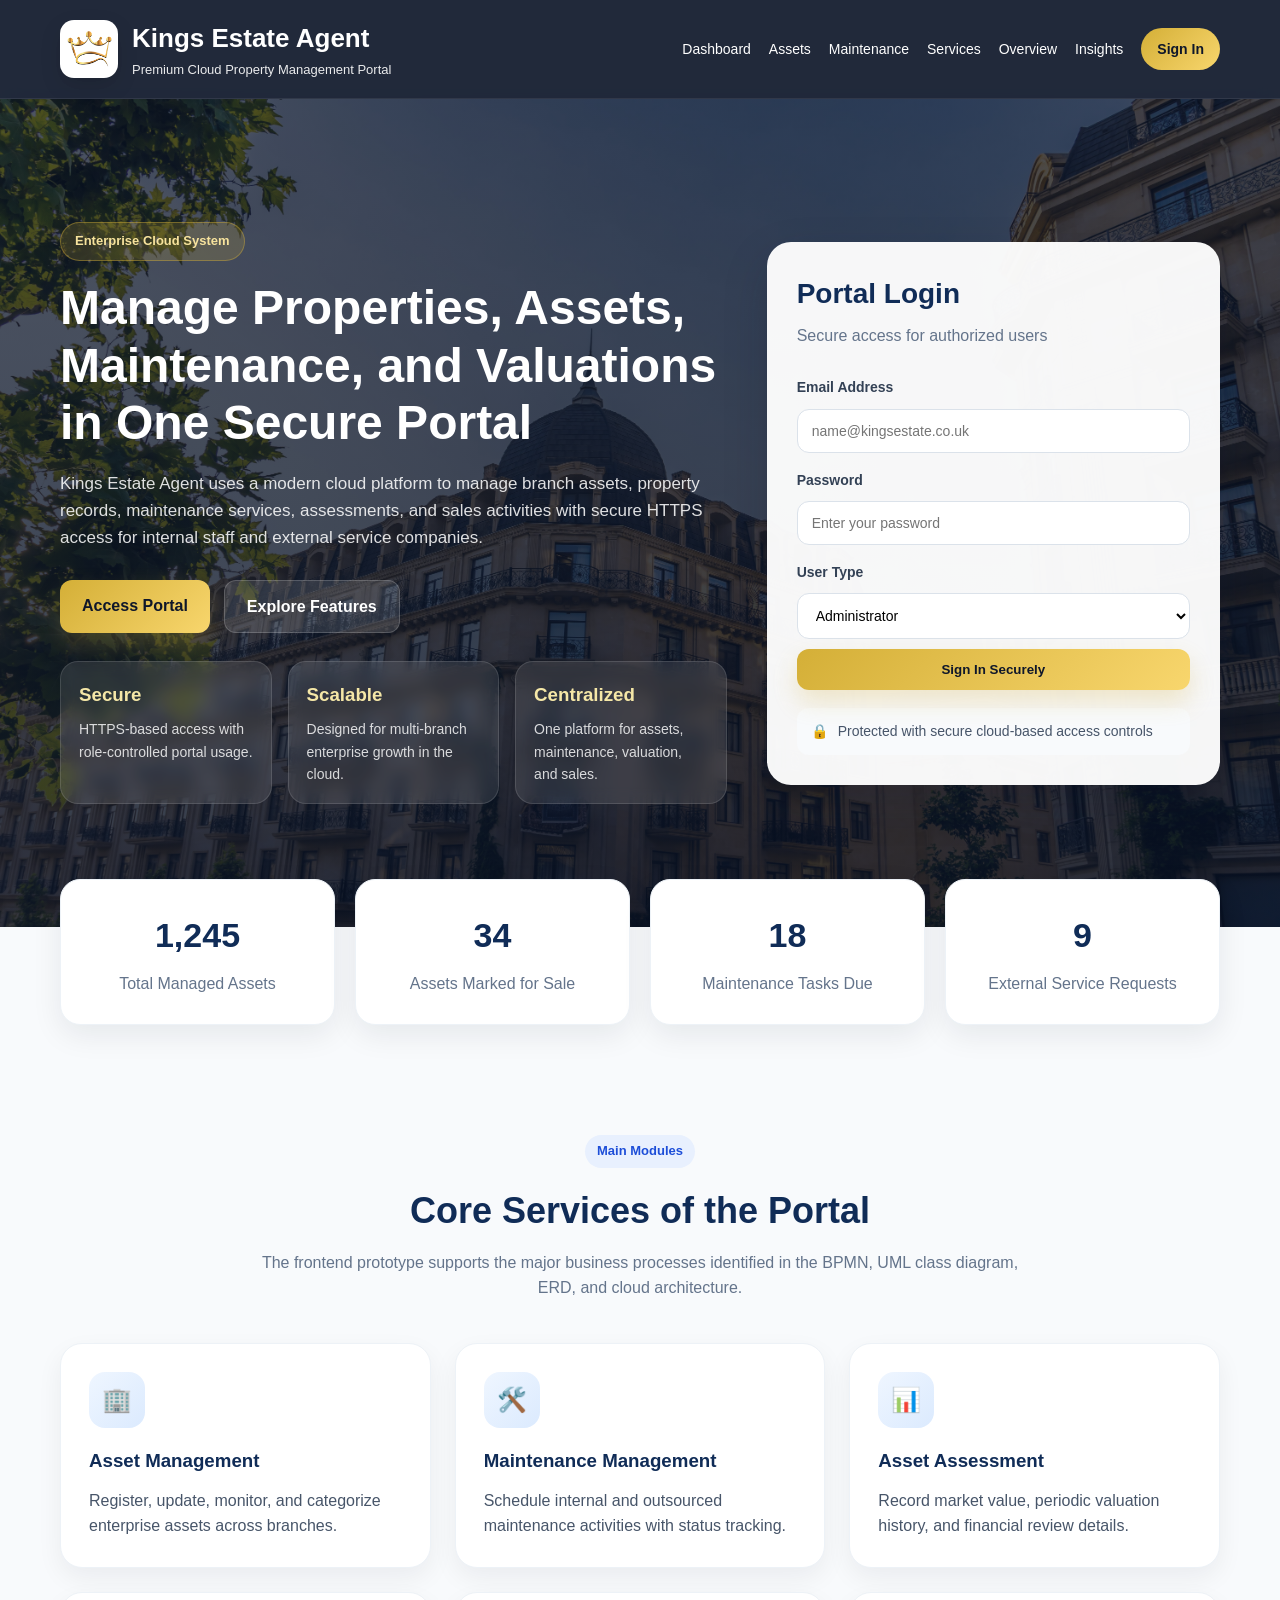
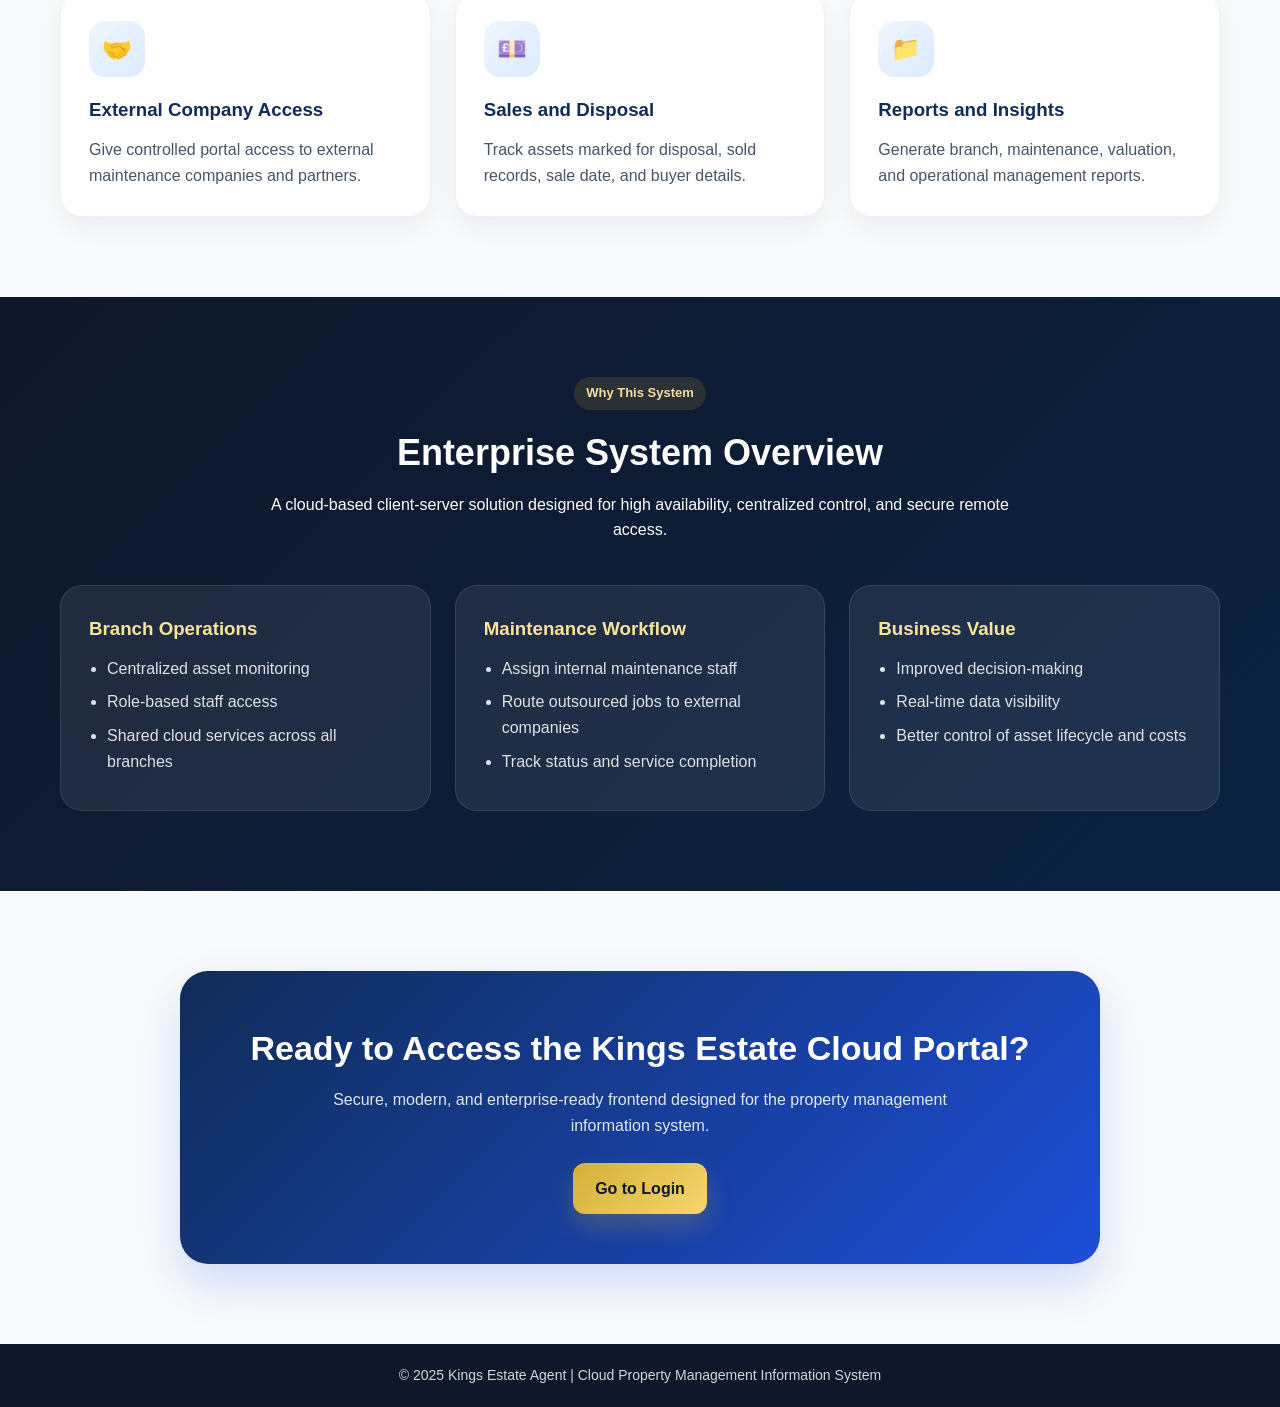
<file: index.html>
<!DOCTYPE html>
<html lang="en">
<head>
  <meta charset="UTF-8" />
  <meta name="viewport" content="width=device-width, initial-scale=1.0" />
  <title>Kings Estate Agent Portal</title>
  <link rel="stylesheet" href="styles.css" />
</head>
<body>
  <header class="topbar">
    <div class="logo-wrap">
      <div class="logo">
          <img src="logo.png" alt="Kings Estate Logo">
      </div>
      <div>
        <h1>Kings Estate Agent</h1>
        <p>Premium Cloud Property Management Portal</p>
      </div>
    </div>

    <nav class="topnav">
      <a href="dashboard.html">Dashboard</a>
      <a href="assets.html">Assets</a>
      <a href="maintenance.html">Maintenance</a>
      <a href="#features">Services</a>
      <a href="#overview">Overview</a>
      <a href="#stats">Insights</a>
      <a href="#login" class="nav-btn">Sign In</a>
    </nav>
  </header>

  <section class="hero">
    <div class="hero-overlay"></div>

    <div class="hero-content">
      <div class="hero-left">
        <span class="badge">Enterprise Cloud System</span>
        <h2>Manage Properties, Assets, Maintenance, and Valuations in One Secure Portal</h2>
        <p>
          Kings Estate Agent uses a modern cloud platform to manage branch assets,
          property records, maintenance services, assessments, and sales activities
          with secure HTTPS access for internal staff and external service companies.
        </p>

        <div class="hero-actions">
          <a href="#login" class="btn primary">Access Portal</a>
          <a href="#features" class="btn secondary">Explore Features</a>
        </div>

        <div class="hero-points">
          <div class="point-card">
            <h3>Secure</h3>
            <p>HTTPS-based access with role-controlled portal usage.</p>
          </div>
          <div class="point-card">
            <h3>Scalable</h3>
            <p>Designed for multi-branch enterprise growth in the cloud.</p>
          </div>
          <div class="point-card">
            <h3>Centralized</h3>
            <p>One platform for assets, maintenance, valuation, and sales.</p>
          </div>
        </div>
      </div>

      <div class="hero-right">
        <div class="login-card" id="login">
          <div class="login-head">
            <h3>Portal Login</h3>
            <p>Secure access for authorized users</p>
          </div>

          <form>
            <label>Email Address</label>
            <input type="email" placeholder="name@kingsestate.co.uk" />

            <label>Password</label>
            <input type="password" placeholder="Enter your password" />

            <label>User Type</label>
            <select>
              <option>Administrator</option>
              <option>Branch Manager</option>
              <option>Accounts Officer</option>
              <option>Maintenance Staff</option>
              <option>External Company</option>
            </select>

            <button type="submit" class="btn primary full">Sign In Securely</button>
          </form>

          <div class="secure-note">
            <span>🔒</span>
            <p>Protected with secure cloud-based access controls</p>
          </div>
        </div>
      </div>
    </div>
  </section>

  <section class="stats-section" id="stats">
    <div class="stat-box">
      <h3>1,245</h3>
      <p>Total Managed Assets</p>
    </div>
    <div class="stat-box">
      <h3>34</h3>
      <p>Assets Marked for Sale</p>
    </div>
    <div class="stat-box">
      <h3>18</h3>
      <p>Maintenance Tasks Due</p>
    </div>
    <div class="stat-box">
      <h3>9</h3>
      <p>External Service Requests</p>
    </div>
  </section>

  <section class="features" id="features">
    <div class="section-title">
      <span class="mini-label">Main Modules</span>
      <h2>Core Services of the Portal</h2>
      <p>
        The frontend prototype supports the major business processes identified in
        the BPMN, UML class diagram, ERD, and cloud architecture.
      </p>
    </div>

    <div class="feature-grid">
      <div class="feature-card">
        <div class="icon">🏢</div>
        <h3>Asset Management</h3>
        <p>Register, update, monitor, and categorize enterprise assets across branches.</p>
      </div>

      <div class="feature-card">
        <div class="icon">🛠️</div>
        <h3>Maintenance Management</h3>
        <p>Schedule internal and outsourced maintenance activities with status tracking.</p>
      </div>

      <div class="feature-card">
        <div class="icon">📊</div>
        <h3>Asset Assessment</h3>
        <p>Record market value, periodic valuation history, and financial review details.</p>
      </div>

      <div class="feature-card">
        <div class="icon">🤝</div>
        <h3>External Company Access</h3>
        <p>Give controlled portal access to external maintenance companies and partners.</p>
      </div>

      <div class="feature-card">
        <div class="icon">💷</div>
        <h3>Sales and Disposal</h3>
        <p>Track assets marked for disposal, sold records, sale date, and buyer details.</p>
      </div>

      <div class="feature-card">
        <div class="icon">📁</div>
        <h3>Reports and Insights</h3>
        <p>Generate branch, maintenance, valuation, and operational management reports.</p>
      </div>
    </div>
  </section>

  <section class="overview" id="overview">
    <div class="section-title light">
      <span class="mini-label">Why This System</span>
      <h2>Enterprise System Overview</h2>
      <p>
        A cloud-based client-server solution designed for high availability,
        centralized control, and secure remote access.
      </p>
    </div>

    <div class="overview-grid">
      <div class="overview-card">
        <h3>Branch Operations</h3>
        <ul>
          <li>Centralized asset monitoring</li>
          <li>Role-based staff access</li>
          <li>Shared cloud services across all branches</li>
        </ul>
      </div>

      <div class="overview-card">
        <h3>Maintenance Workflow</h3>
        <ul>
          <li>Assign internal maintenance staff</li>
          <li>Route outsourced jobs to external companies</li>
          <li>Track status and service completion</li>
        </ul>
      </div>

      <div class="overview-card">
        <h3>Business Value</h3>
        <ul>
          <li>Improved decision-making</li>
          <li>Real-time data visibility</li>
          <li>Better control of asset lifecycle and costs</li>
        </ul>
      </div>
    </div>
  </section>

  <section class="cta">
    <div class="cta-box">
      <h2>Ready to Access the Kings Estate Cloud Portal?</h2>
      <p>
        Secure, modern, and enterprise-ready frontend designed for the property
        management information system.
      </p>
      <a href="#login" class="btn primary">Go to Login</a>
    </div>
  </section>

  <footer>
    <p>© 2025 Kings Estate Agent | Cloud Property Management Information System</p>
  </footer>
</body>
</html>
</file>
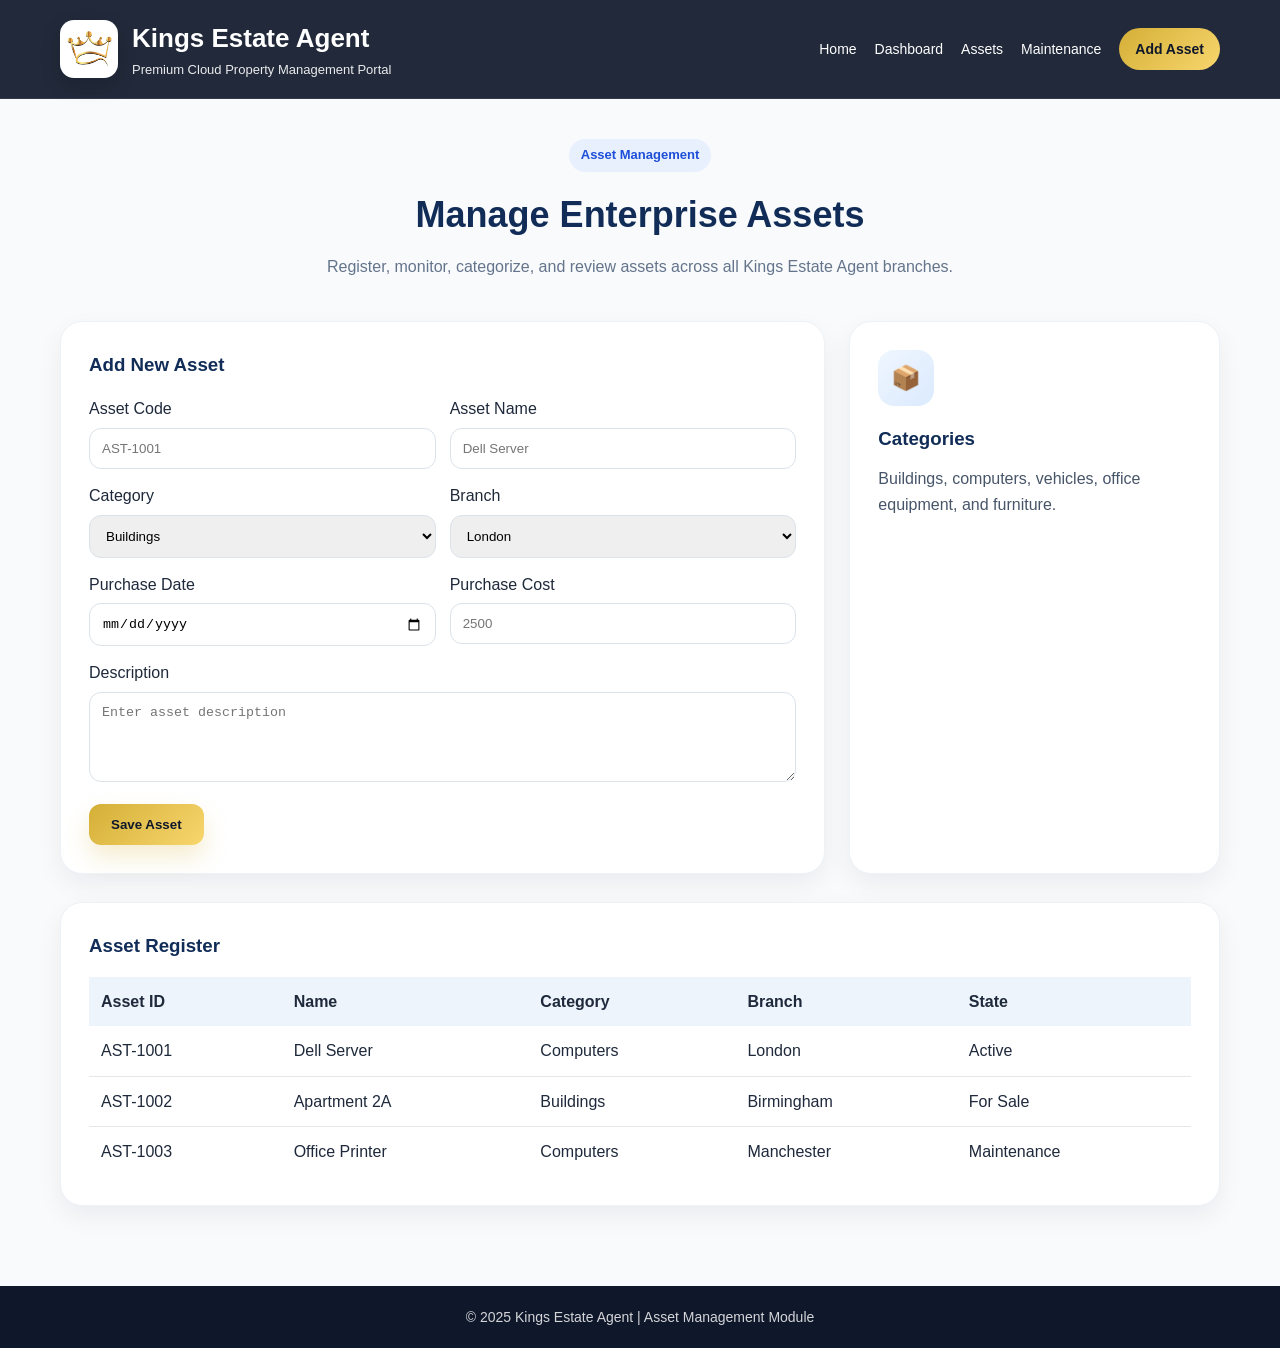
<file: assets.html>
<!DOCTYPE html>
<html lang="en">
<head>
  <meta charset="UTF-8" />
  <meta name="viewport" content="width=device-width, initial-scale=1.0" />
  <title>Assets - Kings Estate Agent</title>
  <link rel="stylesheet" href="styles.css?v=3" />
</head>
<body>
  <header class="topbar">
    <div class="logo-wrap">
      <div class="logo">
        <img src="logo.png" alt="Kings Estate Logo">
      </div>
      <div>
        <h1>Kings Estate Agent</h1>
        <p>Premium Cloud Property Management Portal</p>
      </div>
    </div>

    <nav class="topnav">
      <a href="index.html">Home</a>
      <a href="dashboard.html">Dashboard</a>
      <a href="assets.html">Assets</a>
      <a href="maintenance.html">Maintenance</a>
      <a href="#" class="nav-btn">Add Asset</a>
    </nav>
  </header>

  <section class="features" style="padding-top:40px;">
    <div class="section-title">
      <span class="mini-label">Asset Management</span>
      <h2>Manage Enterprise Assets</h2>
      <p>Register, monitor, categorize, and review assets across all Kings Estate Agent branches.</p>
    </div>

    <div class="feature-grid">
      <div class="feature-card" style="grid-column: span 2;">
        <h3>Add New Asset</h3>
        <form style="display:grid; grid-template-columns:repeat(2,1fr); gap:14px; margin-top:16px;">
          <div>
            <label>Asset Code</label>
            <input type="text" placeholder="AST-1001" style="width:100%; padding:12px; margin-top:6px; border:1px solid #dbe2ea; border-radius:12px;">
          </div>
          <div>
            <label>Asset Name</label>
            <input type="text" placeholder="Dell Server" style="width:100%; padding:12px; margin-top:6px; border:1px solid #dbe2ea; border-radius:12px;">
          </div>
          <div>
            <label>Category</label>
            <select style="width:100%; padding:12px; margin-top:6px; border:1px solid #dbe2ea; border-radius:12px;">
              <option>Buildings</option>
              <option>Computers</option>
              <option>Furniture</option>
              <option>Vehicles</option>
            </select>
          </div>
          <div>
            <label>Branch</label>
            <select style="width:100%; padding:12px; margin-top:6px; border:1px solid #dbe2ea; border-radius:12px;">
              <option>London</option>
              <option>Birmingham</option>
              <option>Manchester</option>
            </select>
          </div>
          <div>
            <label>Purchase Date</label>
            <input type="date" style="width:100%; padding:12px; margin-top:6px; border:1px solid #dbe2ea; border-radius:12px;">
          </div>
          <div>
            <label>Purchase Cost</label>
            <input type="number" placeholder="2500" style="width:100%; padding:12px; margin-top:6px; border:1px solid #dbe2ea; border-radius:12px;">
          </div>
          <div style="grid-column:1 / -1;">
            <label>Description</label>
            <textarea placeholder="Enter asset description" style="width:100%; min-height:90px; padding:12px; margin-top:6px; border:1px solid #dbe2ea; border-radius:12px;"></textarea>
          </div>
          <div style="grid-column:1 / -1;">
            <button class="btn primary" type="button">Save Asset</button>
          </div>
        </form>
      </div>

      <div class="feature-card">
        <div class="icon">📦</div>
        <h3>Categories</h3>
        <p>Buildings, computers, vehicles, office equipment, and furniture.</p>
      </div>
    </div>

    <div class="feature-card" style="margin-top:28px;">
      <h3>Asset Register</h3>
      <div style="overflow-x:auto; margin-top:16px;">
        <table style="width:100%; border-collapse:collapse;">
          <thead>
            <tr>
              <th style="padding:12px; text-align:left; background:#eef4fb;">Asset ID</th>
              <th style="padding:12px; text-align:left; background:#eef4fb;">Name</th>
              <th style="padding:12px; text-align:left; background:#eef4fb;">Category</th>
              <th style="padding:12px; text-align:left; background:#eef4fb;">Branch</th>
              <th style="padding:12px; text-align:left; background:#eef4fb;">State</th>
            </tr>
          </thead>
          <tbody>
            <tr>
              <td style="padding:12px; border-bottom:1px solid #e5e7eb;">AST-1001</td>
              <td style="padding:12px; border-bottom:1px solid #e5e7eb;">Dell Server</td>
              <td style="padding:12px; border-bottom:1px solid #e5e7eb;">Computers</td>
              <td style="padding:12px; border-bottom:1px solid #e5e7eb;">London</td>
              <td style="padding:12px; border-bottom:1px solid #e5e7eb;">Active</td>
            </tr>
            <tr>
              <td style="padding:12px; border-bottom:1px solid #e5e7eb;">AST-1002</td>
              <td style="padding:12px; border-bottom:1px solid #e5e7eb;">Apartment 2A</td>
              <td style="padding:12px; border-bottom:1px solid #e5e7eb;">Buildings</td>
              <td style="padding:12px; border-bottom:1px solid #e5e7eb;">Birmingham</td>
              <td style="padding:12px; border-bottom:1px solid #e5e7eb;">For Sale</td>
            </tr>
            <tr>
              <td style="padding:12px;">AST-1003</td>
              <td style="padding:12px;">Office Printer</td>
              <td style="padding:12px;">Computers</td>
              <td style="padding:12px;">Manchester</td>
              <td style="padding:12px;">Maintenance</td>
            </tr>
          </tbody>
        </table>
      </div>
    </div>
  </section>

  <footer>
    <p>© 2025 Kings Estate Agent | Asset Management Module</p>
  </footer>
</body>
</html>
</file>
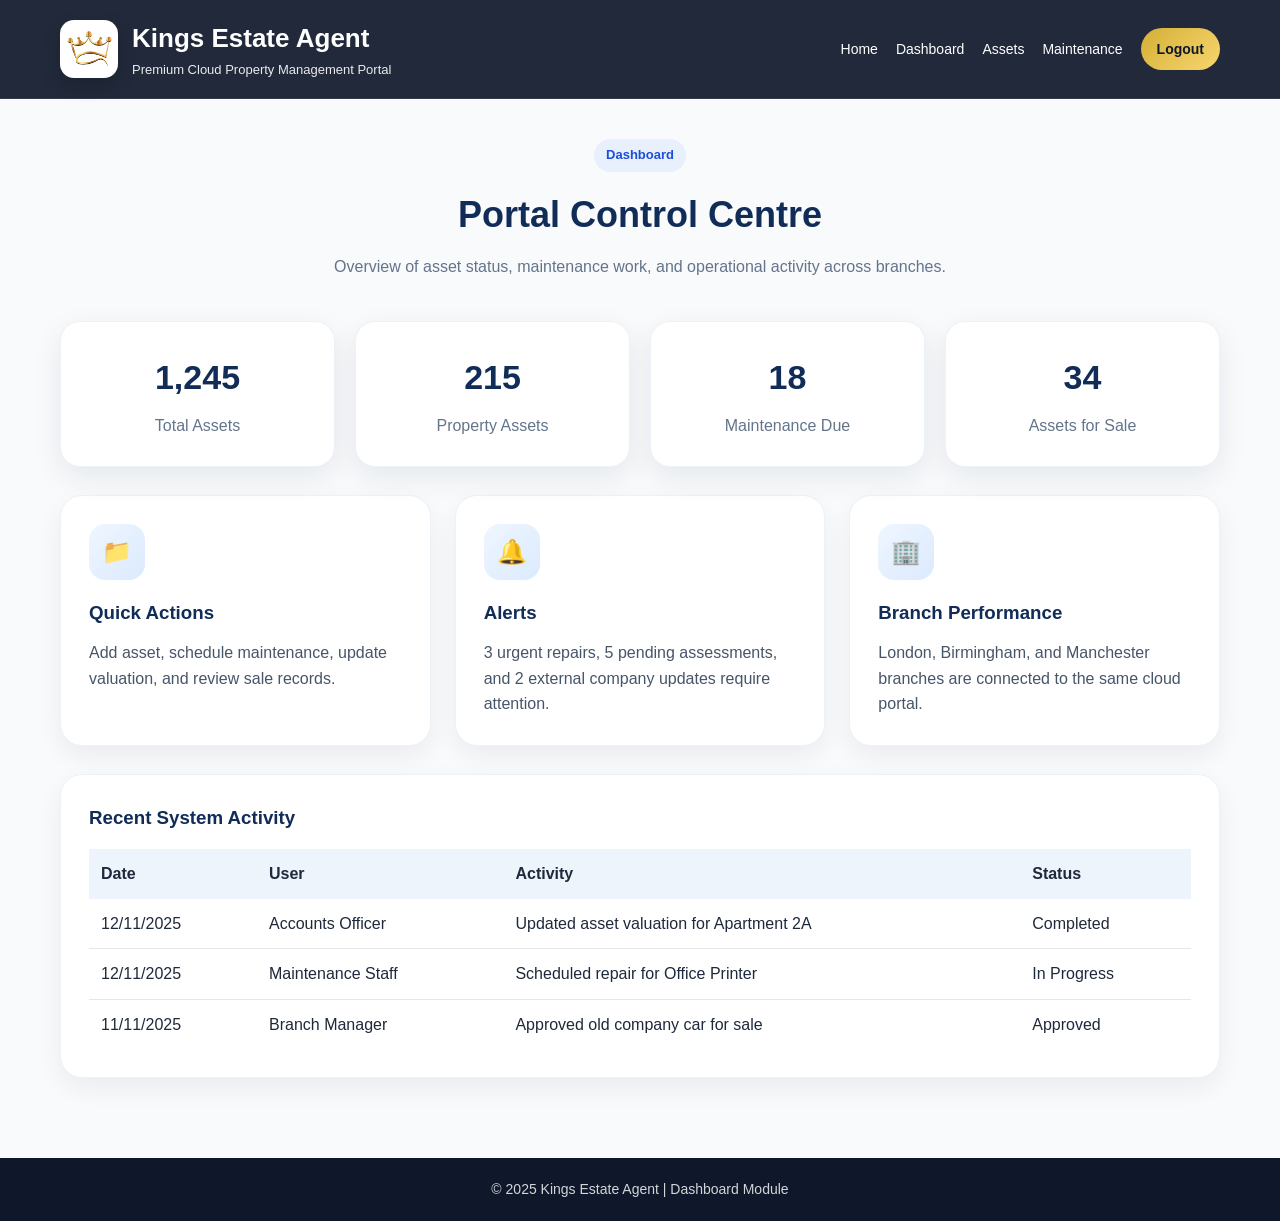
<file: dashboard.html>
<!DOCTYPE html>
<html lang="en">
<head>
  <meta charset="UTF-8" />
  <meta name="viewport" content="width=device-width, initial-scale=1.0" />
  <title>Dashboard - Kings Estate Agent</title>
  <link rel="stylesheet" href="styles.css?v=3" />
</head>
<body>
  <header class="topbar">
    <div class="logo-wrap">
      <div class="logo">
        <img src="logo.png" alt="Kings Estate Logo">
      </div>
      <div>
        <h1>Kings Estate Agent</h1>
        <p>Premium Cloud Property Management Portal</p>
      </div>
    </div>

    <nav class="topnav">
      <a href="index.html">Home</a>
      <a href="dashboard.html">Dashboard</a>
      <a href="assets.html">Assets</a>
      <a href="maintenance.html">Maintenance</a>
      <a href="#" class="nav-btn">Logout</a>
    </nav>
  </header>

  <section class="features" style="padding-top:40px;">
    <div class="section-title">
      <span class="mini-label">Dashboard</span>
      <h2>Portal Control Centre</h2>
      <p>Overview of asset status, maintenance work, and operational activity across branches.</p>
    </div>

    <section class="stats-section" style="margin-top:0; padding:0;">
      <div class="stat-box">
        <h3>1,245</h3>
        <p>Total Assets</p>
      </div>
      <div class="stat-box">
        <h3>215</h3>
        <p>Property Assets</p>
      </div>
      <div class="stat-box">
        <h3>18</h3>
        <p>Maintenance Due</p>
      </div>
      <div class="stat-box">
        <h3>34</h3>
        <p>Assets for Sale</p>
      </div>
    </section>

    <div class="feature-grid" style="margin-top:28px;">
      <div class="feature-card">
        <div class="icon">📁</div>
        <h3>Quick Actions</h3>
        <p>Add asset, schedule maintenance, update valuation, and review sale records.</p>
      </div>
      <div class="feature-card">
        <div class="icon">🔔</div>
        <h3>Alerts</h3>
        <p>3 urgent repairs, 5 pending assessments, and 2 external company updates require attention.</p>
      </div>
      <div class="feature-card">
        <div class="icon">🏢</div>
        <h3>Branch Performance</h3>
        <p>London, Birmingham, and Manchester branches are connected to the same cloud portal.</p>
      </div>
    </div>

    <div class="feature-card" style="margin-top:28px;">
      <h3>Recent System Activity</h3>
      <div style="overflow-x:auto; margin-top:16px;">
        <table style="width:100%; border-collapse:collapse;">
          <thead>
            <tr>
              <th style="padding:12px; text-align:left; background:#eef4fb;">Date</th>
              <th style="padding:12px; text-align:left; background:#eef4fb;">User</th>
              <th style="padding:12px; text-align:left; background:#eef4fb;">Activity</th>
              <th style="padding:12px; text-align:left; background:#eef4fb;">Status</th>
            </tr>
          </thead>
          <tbody>
            <tr>
              <td style="padding:12px; border-bottom:1px solid #e5e7eb;">12/11/2025</td>
              <td style="padding:12px; border-bottom:1px solid #e5e7eb;">Accounts Officer</td>
              <td style="padding:12px; border-bottom:1px solid #e5e7eb;">Updated asset valuation for Apartment 2A</td>
              <td style="padding:12px; border-bottom:1px solid #e5e7eb;">Completed</td>
            </tr>
            <tr>
              <td style="padding:12px; border-bottom:1px solid #e5e7eb;">12/11/2025</td>
              <td style="padding:12px; border-bottom:1px solid #e5e7eb;">Maintenance Staff</td>
              <td style="padding:12px; border-bottom:1px solid #e5e7eb;">Scheduled repair for Office Printer</td>
              <td style="padding:12px; border-bottom:1px solid #e5e7eb;">In Progress</td>
            </tr>
            <tr>
              <td style="padding:12px;">11/11/2025</td>
              <td style="padding:12px;">Branch Manager</td>
              <td style="padding:12px;">Approved old company car for sale</td>
              <td style="padding:12px;">Approved</td>
            </tr>
          </tbody>
        </table>
      </div>
    </div>
  </section>

  <footer>
    <p>© 2025 Kings Estate Agent | Dashboard Module</p>
  </footer>
</body>
</html>
</file>
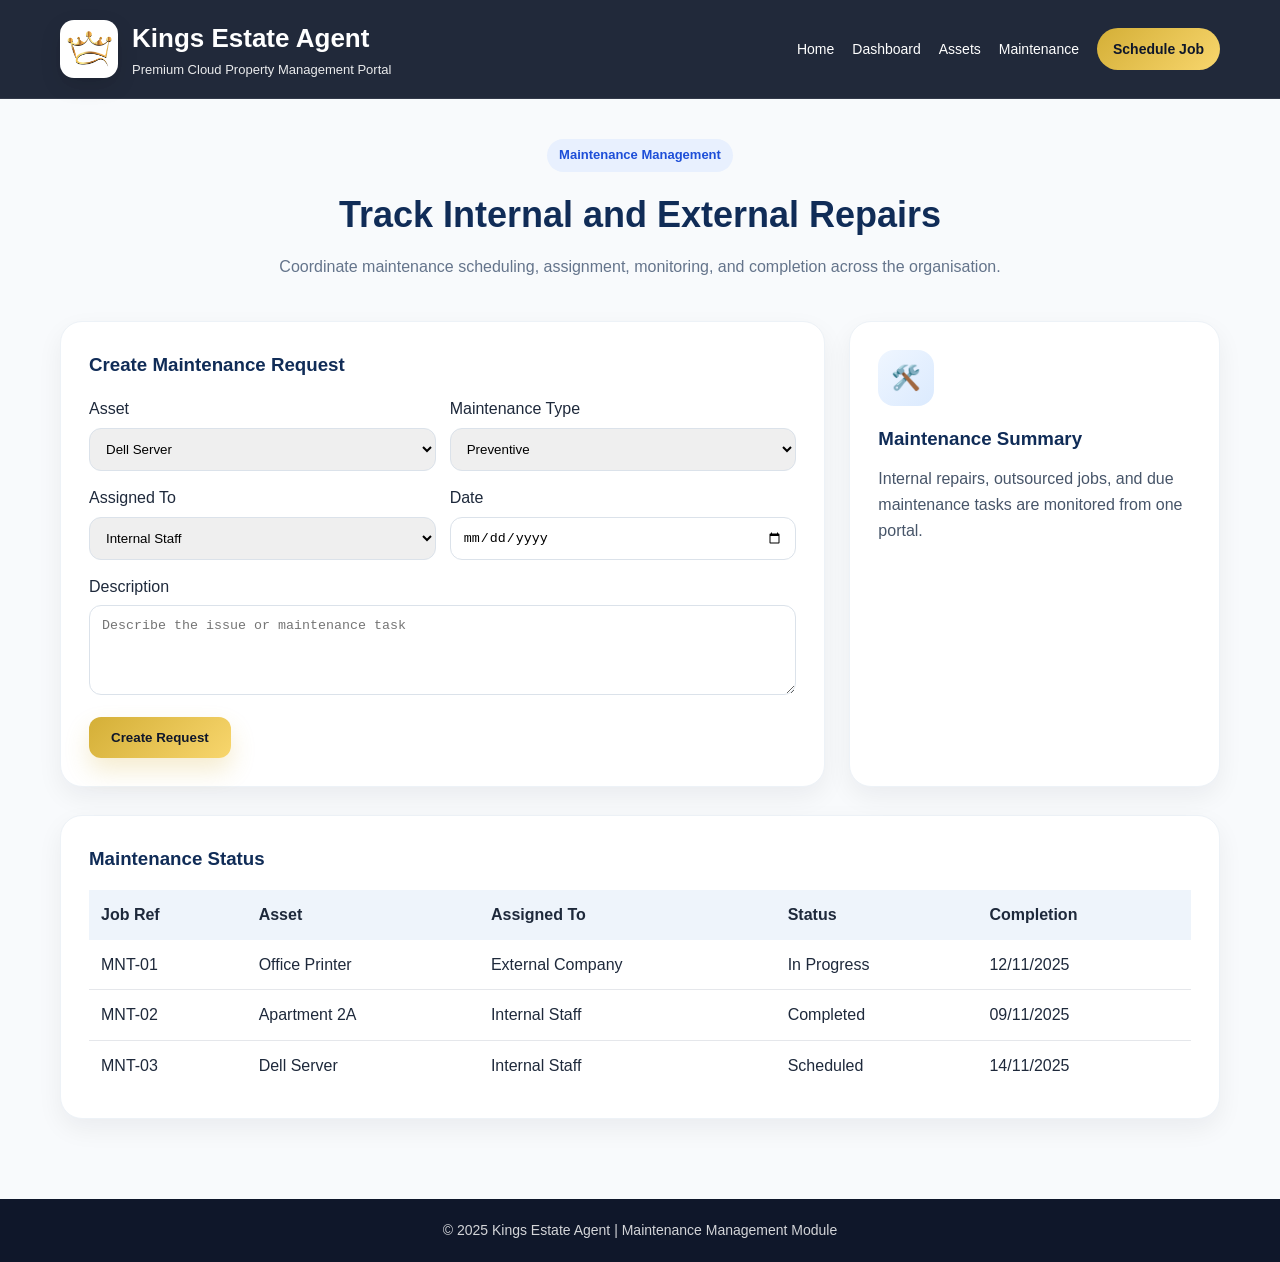
<file: maintenance.html>
<!DOCTYPE html>
<html lang="en">
<head>
  <meta charset="UTF-8" />
  <meta name="viewport" content="width=device-width, initial-scale=1.0" />
  <title>Maintenance - Kings Estate Agent</title>
  <link rel="stylesheet" href="styles.css?v=3" />
</head>
<body>
  <header class="topbar">
    <div class="logo-wrap">
      <div class="logo">
        <img src="logo.png" alt="Kings Estate Logo">
      </div>
      <div>
        <h1>Kings Estate Agent</h1>
        <p>Premium Cloud Property Management Portal</p>
      </div>
    </div>

    <nav class="topnav">
      <a href="index.html">Home</a>
      <a href="dashboard.html">Dashboard</a>
      <a href="assets.html">Assets</a>
      <a href="maintenance.html">Maintenance</a>
      <a href="#" class="nav-btn">Schedule Job</a>
    </nav>
  </header>

  <section class="features" style="padding-top:40px;">
    <div class="section-title">
      <span class="mini-label">Maintenance Management</span>
      <h2>Track Internal and External Repairs</h2>
      <p>Coordinate maintenance scheduling, assignment, monitoring, and completion across the organisation.</p>
    </div>

    <div class="feature-grid">
      <div class="feature-card" style="grid-column: span 2;">
        <h3>Create Maintenance Request</h3>
        <form style="display:grid; grid-template-columns:repeat(2,1fr); gap:14px; margin-top:16px;">
          <div>
            <label>Asset</label>
            <select style="width:100%; padding:12px; margin-top:6px; border:1px solid #dbe2ea; border-radius:12px;">
              <option>Dell Server</option>
              <option>Apartment 2A</option>
              <option>Office Printer</option>
            </select>
          </div>
          <div>
            <label>Maintenance Type</label>
            <select style="width:100%; padding:12px; margin-top:6px; border:1px solid #dbe2ea; border-radius:12px;">
              <option>Preventive</option>
              <option>Corrective</option>
              <option>Inspection</option>
            </select>
          </div>
          <div>
            <label>Assigned To</label>
            <select style="width:100%; padding:12px; margin-top:6px; border:1px solid #dbe2ea; border-radius:12px;">
              <option>Internal Staff</option>
              <option>External Company</option>
            </select>
          </div>
          <div>
            <label>Date</label>
            <input type="date" style="width:100%; padding:12px; margin-top:6px; border:1px solid #dbe2ea; border-radius:12px;">
          </div>
          <div style="grid-column:1 / -1;">
            <label>Description</label>
            <textarea placeholder="Describe the issue or maintenance task" style="width:100%; min-height:90px; padding:12px; margin-top:6px; border:1px solid #dbe2ea; border-radius:12px;"></textarea>
          </div>
          <div style="grid-column:1 / -1;">
            <button class="btn primary" type="button">Create Request</button>
          </div>
        </form>
      </div>

      <div class="feature-card">
        <div class="icon">🛠️</div>
        <h3>Maintenance Summary</h3>
        <p>Internal repairs, outsourced jobs, and due maintenance tasks are monitored from one portal.</p>
      </div>
    </div>

    <div class="feature-card" style="margin-top:28px;">
      <h3>Maintenance Status</h3>
      <div style="overflow-x:auto; margin-top:16px;">
        <table style="width:100%; border-collapse:collapse;">
          <thead>
            <tr>
              <th style="padding:12px; text-align:left; background:#eef4fb;">Job Ref</th>
              <th style="padding:12px; text-align:left; background:#eef4fb;">Asset</th>
              <th style="padding:12px; text-align:left; background:#eef4fb;">Assigned To</th>
              <th style="padding:12px; text-align:left; background:#eef4fb;">Status</th>
              <th style="padding:12px; text-align:left; background:#eef4fb;">Completion</th>
            </tr>
          </thead>
          <tbody>
            <tr>
              <td style="padding:12px; border-bottom:1px solid #e5e7eb;">MNT-01</td>
              <td style="padding:12px; border-bottom:1px solid #e5e7eb;">Office Printer</td>
              <td style="padding:12px; border-bottom:1px solid #e5e7eb;">External Company</td>
              <td style="padding:12px; border-bottom:1px solid #e5e7eb;">In Progress</td>
              <td style="padding:12px; border-bottom:1px solid #e5e7eb;">12/11/2025</td>
            </tr>
            <tr>
              <td style="padding:12px; border-bottom:1px solid #e5e7eb;">MNT-02</td>
              <td style="padding:12px; border-bottom:1px solid #e5e7eb;">Apartment 2A</td>
              <td style="padding:12px; border-bottom:1px solid #e5e7eb;">Internal Staff</td>
              <td style="padding:12px; border-bottom:1px solid #e5e7eb;">Completed</td>
              <td style="padding:12px; border-bottom:1px solid #e5e7eb;">09/11/2025</td>
            </tr>
            <tr>
              <td style="padding:12px;">MNT-03</td>
              <td style="padding:12px;">Dell Server</td>
              <td style="padding:12px;">Internal Staff</td>
              <td style="padding:12px;">Scheduled</td>
              <td style="padding:12px;">14/11/2025</td>
            </tr>
          </tbody>
        </table>
      </div>
    </div>
  </section>

  <footer>
    <p>© 2025 Kings Estate Agent | Maintenance Management Module</p>
  </footer>
</body>
</html>
</file>
<file: styles.css>
* {
  margin: 0;
  padding: 0;
  box-sizing: border-box;
}

:root {
  --navy: #0f172a;
  --deep-blue: #102c57;
  --royal: #1d4ed8;
  --gold: #d4af37;
  --soft-gold: #f5e7a7;
  --white: #ffffff;
  --light: #f8fafc;
  --muted: #64748b;
  --text: #1e293b;
  --border: rgba(255, 255, 255, 0.12);
  --shadow: 0 18px 45px rgba(15, 23, 42, 0.18);
}

body {
  font-family: Arial, Helvetica, sans-serif;
  background: var(--light);
  color: var(--text);
  line-height: 1.6;
}

.topbar {
  position: sticky;
  top: 0;
  z-index: 1000;
  background: rgba(15, 23, 42, 0.92);
  backdrop-filter: blur(10px);
  color: var(--white);
  display: flex;
  justify-content: space-between;
  align-items: center;
  padding: 18px 60px;
  border-bottom: 1px solid rgba(255, 255, 255, 0.08);
}

.logo-wrap {
  display: flex;
  align-items: center;
  gap: 14px;
}
.logo {
  width: 58px;
  height: 58px;
  border-radius: 14px;
  background: white;
  padding: 6px;
  display: flex;
  align-items: center;
  justify-content: center;
  box-shadow: 0 8px 20px rgba(0,0,0,0.15);
}

.logo img {
  width: 100%;
  height: 100%;
  object-fit: contain;
}

.logo-wrap h1 {
  font-size: 26px;
}

.logo-wrap p {
  font-size: 13px;
  opacity: 0.9;
}

.topnav {
  display: flex;
  gap: 18px;
  align-items: center;
}

.topnav a {
  text-decoration: none;
  color: var(--white);
  font-size: 14px;
  transition: 0.2s ease;
}

.topnav a:hover {
  color: var(--soft-gold);
}

.nav-btn {
  padding: 10px 16px;
  border-radius: 999px;
  background: linear-gradient(135deg, var(--gold), #f8d66d);
  color: var(--navy) !important;
  font-weight: bold;
}

.hero {
  position: relative;
  min-height: 92vh;
  background:
    linear-gradient(rgba(10, 20, 40, 0.72), rgba(10, 20, 40, 0.82)),
    url("estate-bg.jpg.jpg")
    center/cover no-repeat;
  display: flex;
  align-items: center;
  padding: 70px 60px;
}

.hero-content {
  position: relative;
  z-index: 2;
  width: 100%;
  display: grid;
  grid-template-columns: 1.25fr 0.85fr;
  gap: 40px;
  align-items: center;
}

.badge {
  display: inline-block;
  background: rgba(212, 175, 55, 0.18);
  border: 1px solid rgba(212, 175, 55, 0.4);
  color: #f7e39d;
  padding: 8px 14px;
  border-radius: 999px;
  font-size: 13px;
  font-weight: bold;
  margin-bottom: 18px;
}

.hero-left h2 {
  font-size: 48px;
  line-height: 1.2;
  color: var(--white);
  margin-bottom: 18px;
  max-width: 760px;
}

.hero-left p {
  font-size: 17px;
  color: rgba(255, 255, 255, 0.86);
  max-width: 700px;
  margin-bottom: 28px;
}

.hero-actions {
  display: flex;
  gap: 14px;
  margin-bottom: 28px;
}

.btn {
  display: inline-block;
  text-decoration: none;
  border: none;
  padding: 13px 22px;
  border-radius: 12px;
  font-weight: bold;
  cursor: pointer;
  transition: 0.25s ease;
}

.btn.primary {
  background: linear-gradient(135deg, var(--gold), #f8d66d);
  color: var(--navy);
  box-shadow: 0 12px 24px rgba(212, 175, 55, 0.24);
}

.btn.primary:hover {
  transform: translateY(-2px);
}

.btn.secondary {
  background: rgba(255, 255, 255, 0.12);
  color: var(--white);
  border: 1px solid rgba(255, 255, 255, 0.18);
}

.btn.secondary:hover {
  background: rgba(255, 255, 255, 0.18);
}

.btn.full {
  width: 100%;
}

.hero-points {
  display: grid;
  grid-template-columns: repeat(3, 1fr);
  gap: 16px;
}

.point-card {
  background: rgba(255, 255, 255, 0.1);
  border: 1px solid var(--border);
  border-radius: 18px;
  padding: 18px;
  backdrop-filter: blur(8px);
}

.point-card h3 {
  color: var(--soft-gold);
  margin-bottom: 8px;
}

.point-card p {
  font-size: 14px;
  color: rgba(255, 255, 255, 0.82);
  margin: 0;
}

.login-card {
  background: rgba(255, 255, 255, 0.96);
  border-radius: 24px;
  padding: 30px;
  box-shadow: var(--shadow);
}

.login-head h3 {
  color: var(--deep-blue);
  font-size: 28px;
  margin-bottom: 6px;
}

.login-head p {
  color: var(--muted);
  margin-bottom: 22px;
}

.login-card form {
  display: flex;
  flex-direction: column;
  gap: 10px;
}

.login-card label {
  font-size: 14px;
  font-weight: bold;
  color: #334155;
  margin-top: 6px;
}

.login-card input,
.login-card select {
  padding: 13px 14px;
  border: 1px solid #dbe2ea;
  border-radius: 12px;
  font-size: 14px;
  background: #fff;
  outline: none;
}

.login-card input:focus,
.login-card select:focus {
  border-color: var(--royal);
  box-shadow: 0 0 0 3px rgba(29, 78, 216, 0.12);
}

.secure-note {
  margin-top: 18px;
  display: flex;
  align-items: center;
  gap: 10px;
  padding: 12px 14px;
  background: #f8fafc;
  border-radius: 12px;
  color: #475569;
  font-size: 14px;
}

.stats-section {
  margin-top: -48px;
  position: relative;
  z-index: 3;
  padding: 0 60px 30px;
  display: grid;
  grid-template-columns: repeat(4, 1fr);
  gap: 20px;
}

.stat-box {
  background: var(--white);
  border-radius: 20px;
  padding: 28px 20px;
  text-align: center;
  box-shadow: 0 10px 30px rgba(15, 23, 42, 0.08);
  border: 1px solid #edf2f7;
}

.stat-box h3 {
  font-size: 34px;
  color: var(--deep-blue);
  margin-bottom: 8px;
}

.stat-box p {
  color: var(--muted);
}

.features,
.overview,
.cta {
  padding: 80px 60px;
}

.section-title {
  text-align: center;
  max-width: 780px;
  margin: 0 auto 42px;
}

.section-title h2 {
  font-size: 36px;
  color: var(--deep-blue);
  margin-bottom: 10px;
}

.section-title p {
  color: var(--muted);
}

.mini-label {
  display: inline-block;
  font-size: 13px;
  font-weight: bold;
  color: var(--royal);
  background: #e8f0fe;
  padding: 6px 12px;
  border-radius: 999px;
  margin-bottom: 14px;
}

.feature-grid,
.overview-grid {
  display: grid;
  grid-template-columns: repeat(3, 1fr);
  gap: 24px;
}

.feature-card,
.overview-card {
  background: var(--white);
  border-radius: 22px;
  padding: 28px;
  box-shadow: 0 10px 26px rgba(15, 23, 42, 0.06);
  border: 1px solid #edf2f7;
  transition: 0.25s ease;
}

.feature-card:hover,
.overview-card:hover {
  transform: translateY(-6px);
}

.icon {
  width: 56px;
  height: 56px;
  display: grid;
  place-items: center;
  font-size: 24px;
  border-radius: 16px;
  background: linear-gradient(135deg, #eff6ff, #dbeafe);
  margin-bottom: 18px;
}

.feature-card h3,
.overview-card h3 {
  color: var(--deep-blue);
  margin-bottom: 12px;
}

.feature-card p,
.overview-card li {
  color: #475569;
}

.overview {
  background: linear-gradient(135deg, var(--navy), #0b2242);
  color: var(--white);
}

.section-title.light h2,
.section-title.light p {
  color: var(--white);
}

.section-title.light .mini-label {
  background: rgba(212, 175, 55, 0.15);
  color: #f6dda0;
}

.overview-card {
  background: rgba(255, 255, 255, 0.08);
  border: 1px solid rgba(255, 255, 255, 0.1);
  box-shadow: none;
}

.overview-card h3 {
  color: #f8e49c;
}

.overview-card ul {
  padding-left: 18px;
}

.overview-card li {
  margin-bottom: 8px;
  color: rgba(255, 255, 255, 0.86);
}

.cta-box {
  max-width: 920px;
  margin: 0 auto;
  text-align: center;
  background: linear-gradient(135deg, #102c57, #1d4ed8);
  color: var(--white);
  padding: 50px 30px;
  border-radius: 28px;
  box-shadow: 0 20px 45px rgba(29, 78, 216, 0.18);
}

.cta-box h2 {
  font-size: 34px;
  margin-bottom: 12px;
}

.cta-box p {
  max-width: 680px;
  margin: 0 auto 24px;
  color: rgba(255, 255, 255, 0.88);
}

footer {
  background: #0f172a;
  color: rgba(255, 255, 255, 0.82);
  text-align: center;
  padding: 20px;
  font-size: 14px;
}

@media (max-width: 1100px) {
  .hero-content,
  .feature-grid,
  .overview-grid,
  .stats-section,
  .hero-points {
    grid-template-columns: 1fr;
  }

  .topbar {
    flex-direction: column;
    gap: 16px;
    text-align: center;
  }

  .topnav {
    flex-wrap: wrap;
    justify-content: center;
  }
}

@media (max-width: 768px) {
  .topbar,
  .hero,
  .features,
  .overview,
  .cta,
  .stats-section {
    padding-left: 22px;
    padding-right: 22px;
  }

  .hero-left h2 {
    font-size: 34px;
  }

  .section-title h2,
  .cta-box h2 {
    font-size: 28px;
  }

  .hero-actions {
    flex-direction: column;
  }
}
</file>
